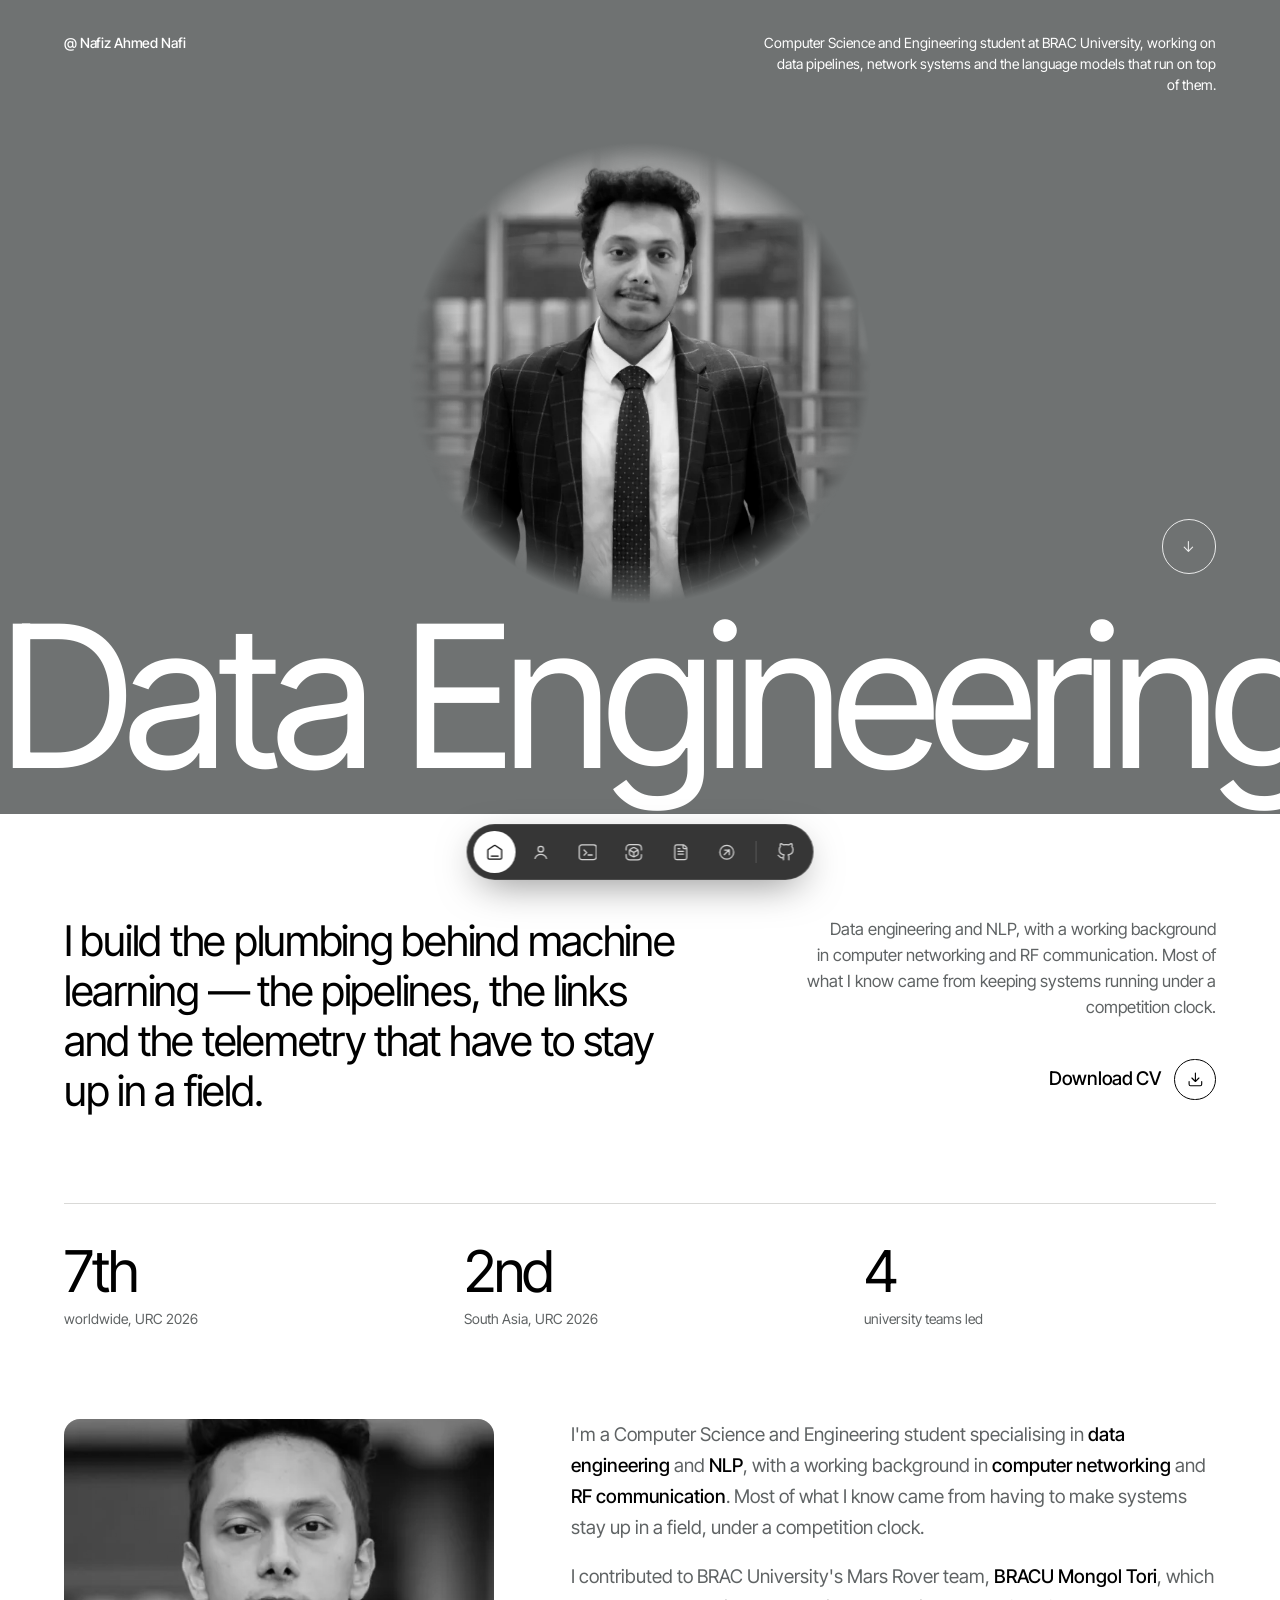
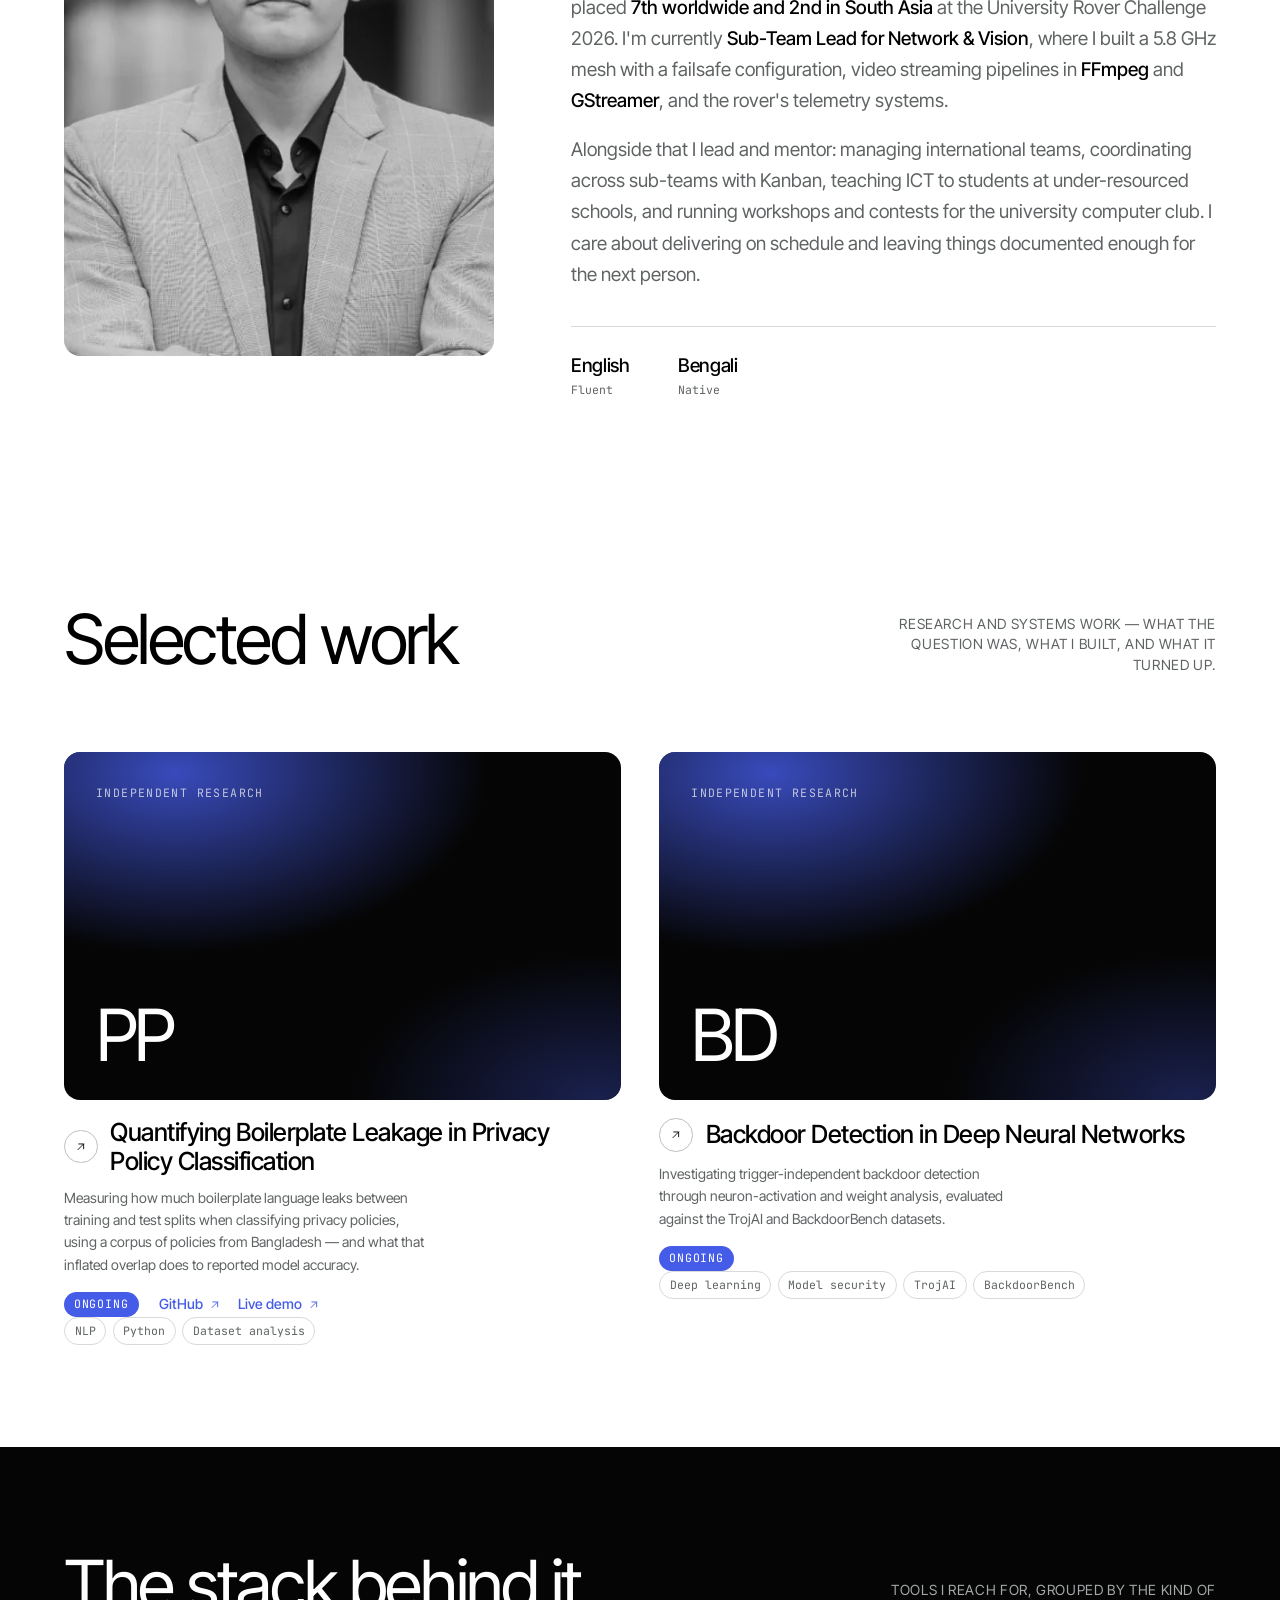
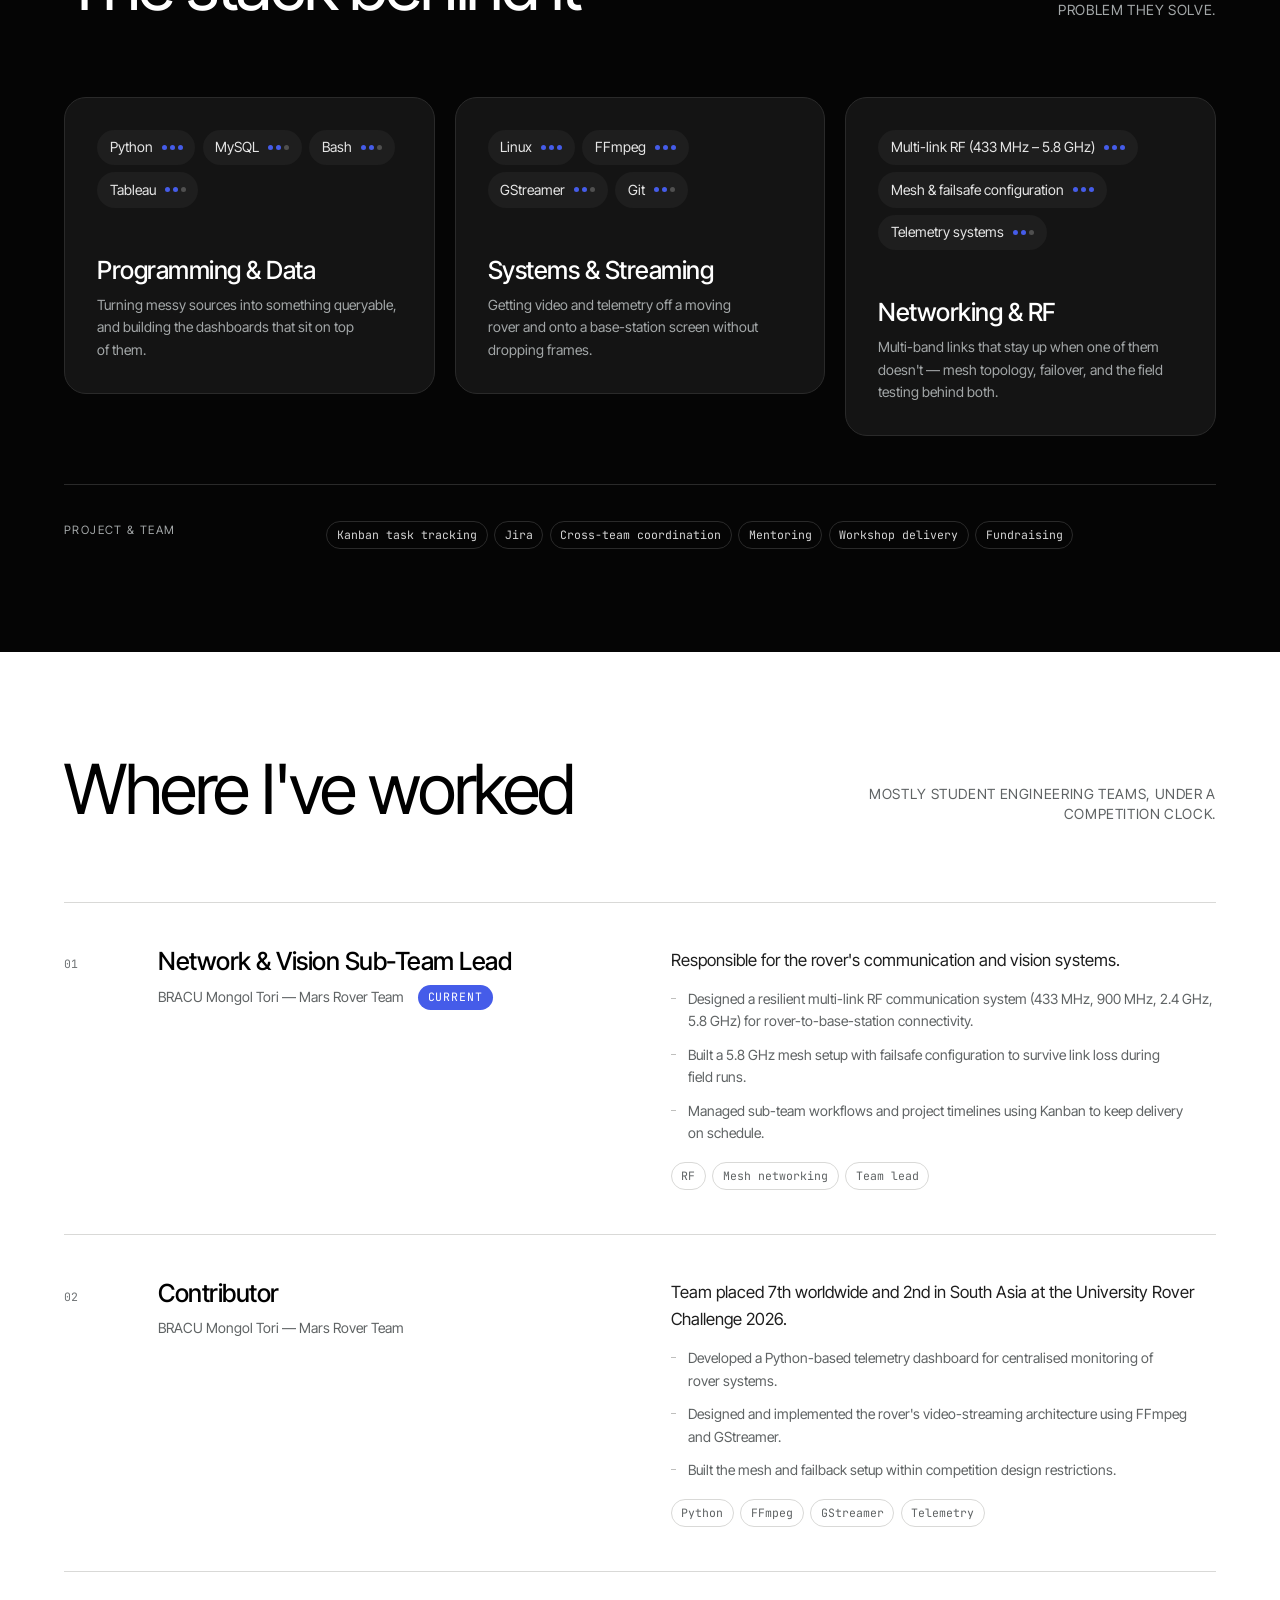
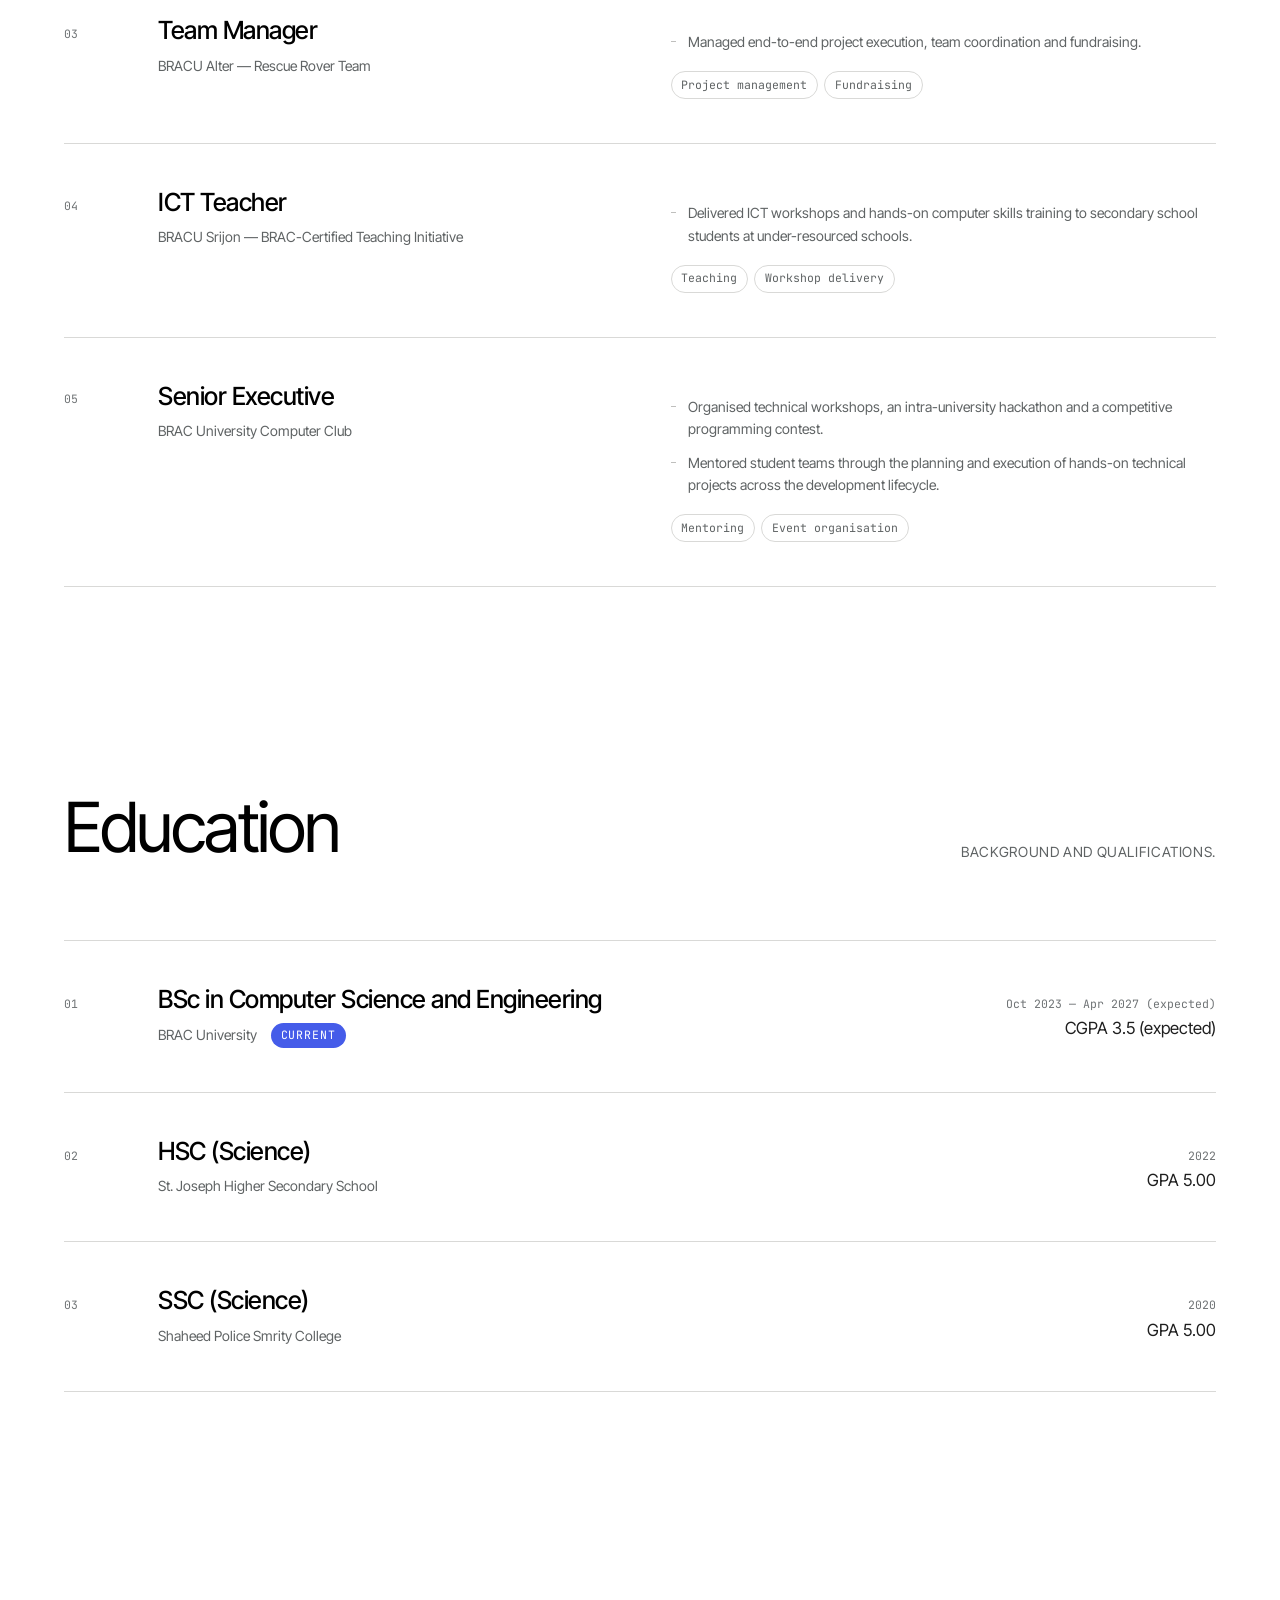
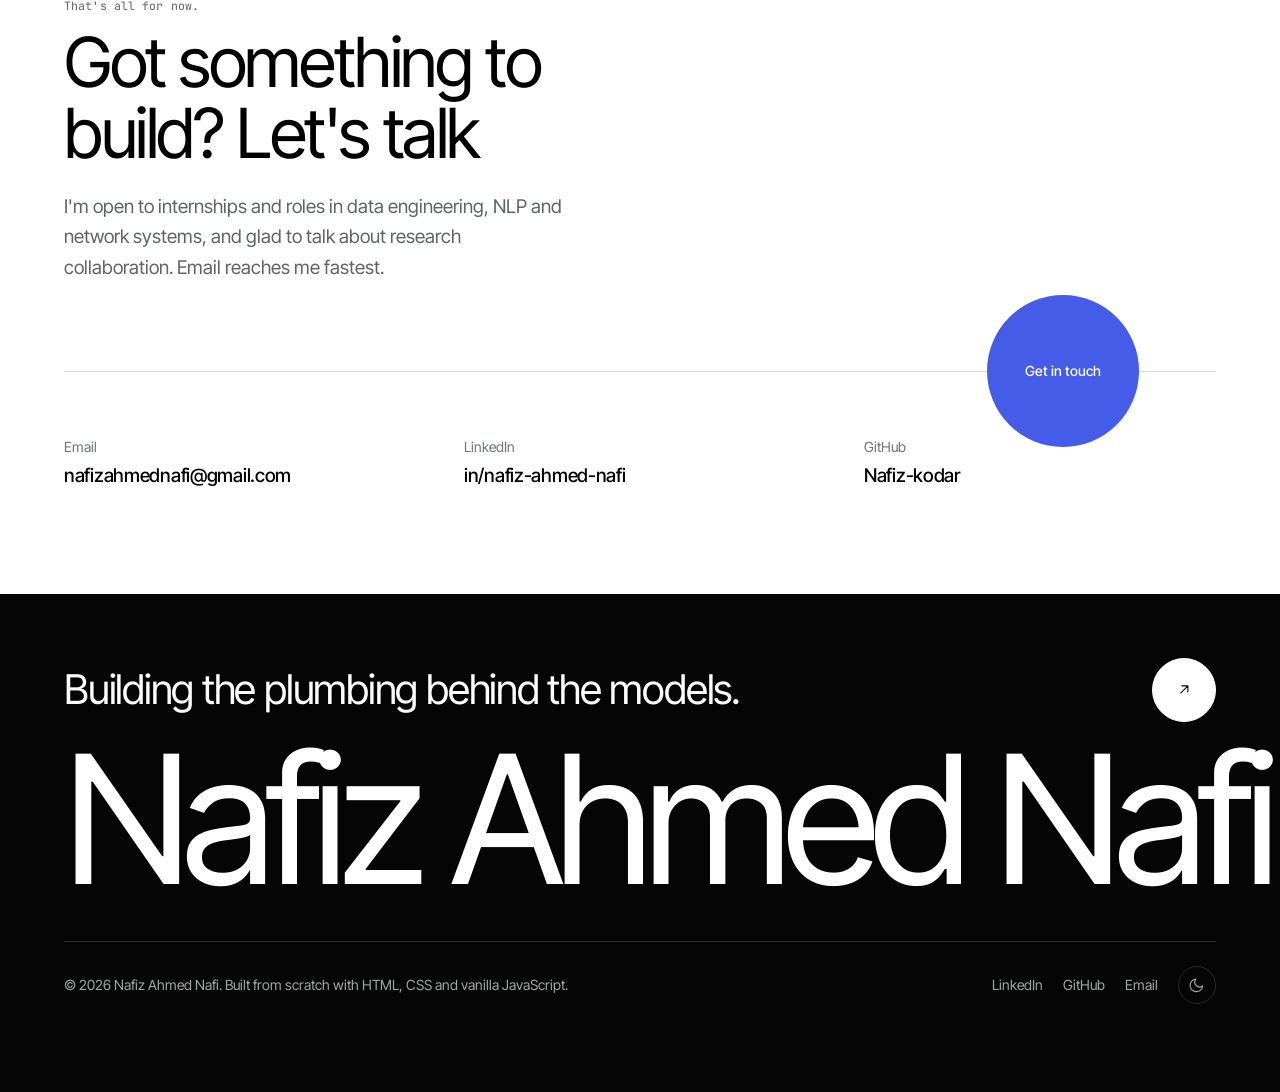
<file: index.html>
<!DOCTYPE html>
<html lang="en">
  <head>
    <meta charset="UTF-8" />
    <meta name="viewport" content="width=device-width, initial-scale=1.0" />

    <!-- ====================================================================
         SEO & LINK PREVIEWS — edit these by hand.
         They live here rather than in data/content.js because Facebook,
         LinkedIn and Slack crawlers do not run JavaScript; they read the
         raw HTML. Keep the description under ~155 characters.
         ==================================================================== -->
    <title>Nafiz Ahmed Nafi — Data Engineering &amp; NLP</title>
    <meta
      name="description"
      content="CSE student at BRAC University working in data engineering and NLP. Network &amp; Vision sub-team lead on BRACU Mongol Tori, 7th worldwide at URC 2026."
    />
    <meta name="author" content="Nafiz Ahmed Nafi" />
    <link rel="canonical" href="https://nafiz-kodar.github.io/portfolio-website-v2/" />

    <meta property="og:type" content="website" />
    <meta property="og:site_name" content="Nafiz Ahmed Nafi" />
    <meta property="og:title" content="Nafiz Ahmed Nafi — Data Engineering &amp; NLP" />
    <meta
      property="og:description"
      content="CSE student at BRAC University working in data engineering and NLP. Network &amp; Vision sub-team lead on BRACU Mongol Tori, 7th worldwide at URC 2026."
    />
    <meta property="og:url" content="https://nafiz-kodar.github.io/portfolio-website-v2/" />
    <meta
      property="og:image"
      content="https://nafiz-kodar.github.io/portfolio-website-v2/assets/img/og-cover.jpg"
    />
    <meta property="og:image:width" content="1200" />
    <meta property="og:image:height" content="630" />
    <meta property="og:image:alt" content="Nafiz Ahmed Nafi — Data Engineering &amp; NLP" />
    <meta name="twitter:card" content="summary_large_image" />
    <meta name="twitter:title" content="Nafiz Ahmed Nafi — Data Engineering &amp; NLP" />
    <meta
      name="twitter:description"
      content="CSE student at BRAC University working in data engineering and NLP."
    />
    <meta
      name="twitter:image"
      content="https://nafiz-kodar.github.io/portfolio-website-v2/assets/img/og-cover.jpg"
    />

    <!-- The hero is the grey field in both themes, so the browser chrome
         matches it rather than the page background. -->
    <meta name="theme-color" content="#6f7272" media="(prefers-color-scheme: light)" />
    <meta name="theme-color" content="#0a0a0a" media="(prefers-color-scheme: dark)" />
    <link rel="icon" href="assets/favicon.svg" type="image/svg+xml" />

    <!-- Fonts: preconnect first so they start downloading during HTML parse.
         Inter Tight is the neo-grotesque the design leans on; JetBrains Mono
         carries the micro-labels. -->
    <link rel="preconnect" href="https://fonts.googleapis.com" />
    <link rel="preconnect" href="https://fonts.gstatic.com" crossorigin />
    <link
      href="https://fonts.googleapis.com/css2?family=Inter+Tight:wght@300;400;500;600&amp;family=JetBrains+Mono:wght@400;500&amp;display=swap"
      rel="stylesheet"
    />
    <link rel="stylesheet" href="css/style.css" />

    <!-- Sets the theme before first paint so a dark-mode visitor never sees
         a white flash. Must stay inline and stay in the head. -->
    <script>
      (function () {
        try {
          var saved = localStorage.getItem("theme");
          if (saved === "dark" || saved === "light") {
            document.documentElement.setAttribute("data-theme", saved);
          }
        } catch (e) {
          /* private mode — fall back to the OS preference */
        }
      })();
    </script>

    <!-- Structured data: helps Google show a richer result for your name -->
    <script type="application/ld+json">
      {
        "@context": "https://schema.org",
        "@type": "Person",
        "name": "Nafiz Ahmed Nafi",
        "jobTitle": "Computer Science and Engineering Student",
        "email": "mailto:nafizahmednafi@gmail.com",
        "url": "https://nafiz-kodar.github.io/portfolio-website-v2/",
        "image": "https://nafiz-kodar.github.io/portfolio-website-v2/assets/img/profile.webp",
        "address": {
          "@type": "PostalAddress",
          "addressLocality": "Dhaka",
          "addressCountry": "BD"
        },
        "alumniOf": {
          "@type": "CollegeOrUniversity",
          "name": "BRAC University"
        },
        "knowsAbout": [
          "Data Engineering",
          "Natural Language Processing",
          "Computer Networking",
          "RF Communication"
        ],
        "sameAs": [
          "https://linkedin.com/in/nafiz-ahmed-nafi",
          "https://github.com/Nafiz-kodar"
        ]
      }
    </script>
  </head>

  <body>
    <a class="skip-link" href="#main">Skip to content</a>

    <!-- Floating dock. Labels are on the buttons for assistive tech; the
         visible tooltip is decorative and hidden from the accessibility
         tree so it is never announced twice. Filled in by main.js. -->
    <nav class="dock" id="dock" aria-label="Section navigation"></nav>

    <main id="main">
      <span id="top"></span>

      <!-- Everything below is rendered from data/content.js by js/main.js.
           Edit the content file, not this markup. -->

      <section class="hero" id="hero" aria-label="Introduction"></section>

      <section class="section" id="about" aria-labelledby="about-title">
        <div class="wrap">
          <div id="about-intro"></div>
          <div id="about-content"></div>
        </div>
      </section>

      <section class="section" id="work" aria-labelledby="work-title">
        <div class="wrap">
          <div class="head reveal">
            <h2 class="head__title" id="work-title">Selected work</h2>
            <p class="head__note">
              Research and systems work — what the question was, what I built,
              and what it turned up.
            </p>
          </div>
          <div id="work-content"></div>
        </div>
      </section>

      <section class="section stack" id="stack" aria-labelledby="stack-title">
        <div class="wrap">
          <div class="head reveal">
            <h2 class="head__title" id="stack-title">The stack behind it</h2>
            <p class="head__note">
              Tools I reach for, grouped by the kind of problem they solve.
            </p>
          </div>
          <div id="stack-content"></div>
        </div>
      </section>

      <section class="section" id="experience" aria-labelledby="experience-title">
        <div class="wrap">
          <div class="head reveal">
            <h2 class="head__title" id="experience-title">Where I've worked</h2>
            <p class="head__note">
              Mostly student engineering teams, under a competition clock.
            </p>
          </div>
          <div id="experience-content"></div>
        </div>
      </section>

      <section class="section" id="education" aria-labelledby="education-title">
        <div class="wrap">
          <div class="head reveal">
            <h2 class="head__title" id="education-title">Education</h2>
            <p class="head__note">Background and qualifications.</p>
          </div>
          <div id="education-content"></div>
        </div>
      </section>

      <section class="section" id="contact" aria-labelledby="contact-title">
        <div class="wrap" id="contact-content"></div>
      </section>
    </main>

    <footer class="footer" id="footer">
      <div class="wrap" id="footer-content"></div>
    </footer>

    <!-- Something readable if JavaScript is off or fails to load -->
    <noscript>
      <div class="wrap" style="padding-block: 3rem">
        <h1>Nafiz Ahmed Nafi</h1>
        <p>Computer Science and Engineering student — Data Engineering &amp; NLP.</p>
        <p>BRAC University, Dhaka, Bangladesh.</p>
        <p>
          <a class="ulink" href="mailto:nafizahmednafi@gmail.com">nafizahmednafi@gmail.com</a>
          &middot;
          <a class="ulink" href="https://linkedin.com/in/nafiz-ahmed-nafi">LinkedIn</a>
          &middot;
          <a class="ulink" href="https://github.com/Nafiz-kodar">GitHub</a>
        </p>
      </div>
    </noscript>

    <script src="data/content.js"></script>
    <script src="js/main.js"></script>
  </body>
</html>
</file>
<file: css/style.css>
/* ==========================================================================
   Nafiz Ahmed Nafi — portfolio
   ---------------------------------------------------------------------------
   Design language, in one line: Swiss-editorial. Oversized neo-grotesque type
   at LIGHT weight, hairline rules instead of boxes, a lot of white space, one
   accent colour, and a single black section for contrast.

   Two rules worth knowing before you edit:
     1. Headlines are never bold. Scale carries the emphasis, not weight.
        --w-display is 400/450. Raising it breaks the whole look.
     2. Structure is drawn with 1px rules and space, not with borders and
        shadows on cards. There is deliberately almost no border-radius
        outside media tiles and the dark cards.

   Contents:
      1. Tokens            6. Statement       11. Contact
      2. Base              7. Work            12. Footer
      3. Layout & rules    8. Stack (dark)    13. Motion
      4. Dock nav          9. Ledger          14. Print
      5. Hero             10. Marquee
   ========================================================================== */

/* 1. TOKENS ---------------------------------------------------------------- */

:root {
  /* Surface & ink. "paper" and "ink" swap wholesale in dark mode; every
     other colour is derived from them so there is only one place to edit. */
  --paper: #ffffff;
  --paper-2: #f2f2f1;
  --paper-3: #e8e8e7;
  --ink: #000000;
  --ink-2: #1e1e1e;
  --ink-3: #5f6364;
  --ink-4: #6f7375;  /* 4.79:1 on paper */
  /* The hero field. The reference board uses #a3a7a8, but white type on it
     is only 2.43:1 — below even the large-text floor. Darkened until white
     clears 4.5:1 at every size (4.85:1), which keeps the reference's
     white-on-grey relationship instead of inverting the type to dark. */
  --field: #6f7272;
  --hairline: #d9d9d7;
  --hairline-2: #bfbfbd;

  /* The one accent. Sampled from the reference board (#455CE9). */
  --accent: #455ce9;
  --accent-hover: #3448d4;
  --accent-ink: #ffffff;
  --accent-soft: rgba(69, 92, 233, 0.1);

  /* The black section keeps its own scale so it reads identically in both
     themes — it is a deliberate constant, not a themed surface. */
  --panel: #050505;
  --panel-2: #141414;
  --panel-3: #1e1e1e;
  --panel-ink: #ffffff;
  --panel-ink-2: #a3a7a8;
  --panel-hairline: #2a2a2a;

  /* Type */
  --font-sans: "Inter Tight", "Inter", ui-sans-serif, system-ui, -apple-system,
    "Helvetica Neue", Arial, sans-serif;
  --font-mono: "JetBrains Mono", ui-monospace, SFMono-Regular, Menlo, monospace;

  --w-display: 400;
  --w-body: 400;
  --w-medium: 500;

  /* Fluid scale. The display sizes are intentionally enormous — that is the
     whole point of the reference design. */
  --fs-marquee: clamp(4rem, 15.5vw, 15rem);
  --fs-wordmark: clamp(3.4rem, 14vw, 13rem);
  --fs-h1: clamp(2.4rem, 7vw, 6rem);
  --fs-h2: clamp(2rem, 5.4vw, 4.4rem);
  --fs-statement: clamp(1.45rem, 3.3vw, 2.85rem);
  --fs-h3: clamp(1.15rem, 1rem + 0.7vw, 1.65rem);
  --fs-lead: clamp(1.02rem, 0.97rem + 0.28vw, 1.18rem);
  --fs-body: clamp(0.97rem, 0.94rem + 0.16vw, 1.05rem);
  --fs-sm: 0.875rem;
  --fs-micro: 0.72rem;

  /* Space & shape */
  --wrap: 1440px;
  --gutter: clamp(1.25rem, 5vw, 5rem);
  --section-y: clamp(4rem, 8vw, 7.5rem);
  --r-tile: 16px;
  --r-card: 22px;
  --r-pill: 999px;

  --ease: cubic-bezier(0.22, 1, 0.36, 1);

  color-scheme: light;
}

/* Dark theme. Paper and ink trade places; the accent holds. */
@media (prefers-color-scheme: dark) {
  :root:not([data-theme="light"]) {
    --paper: #0a0a0a;
    --paper-2: #141414;
    --paper-3: #1c1c1c;
    --ink: #ffffff;
    --ink-2: #ededed;
    --ink-3: #a0a4a5;
    --ink-4: #7e8283;
    --field: #2a2c2d;
    --hairline: #262626;
    --hairline-2: #383838;
    --accent: #7b8dfb;
    --accent-hover: #99a7ff;
    --accent-ink: #05061a;
    --accent-soft: rgba(123, 141, 251, 0.14);
    color-scheme: dark;
  }
}

:root[data-theme="dark"] {
  --paper: #0a0a0a;
  --paper-2: #141414;
  --paper-3: #1c1c1c;
  --ink: #ffffff;
  --ink-2: #ededed;
  --ink-3: #a0a4a5;
  --ink-4: #7e8283;
  --field: #2a2c2d;
  --hairline: #262626;
  --hairline-2: #383838;
  --accent: #7b8dfb;
  --accent-hover: #99a7ff;
  --accent-ink: #05061a;
  --accent-soft: rgba(123, 141, 251, 0.14);
  color-scheme: dark;
}

/* 2. BASE ------------------------------------------------------------------ */

*,
*::before,
*::after {
  box-sizing: border-box;
}

* {
  margin: 0;
}

html {
  scroll-behavior: smooth;
  scroll-padding-top: 2rem;
  -webkit-text-size-adjust: 100%;
}

body {
  background: var(--paper);
  color: var(--ink);
  font-family: var(--font-sans);
  font-size: var(--fs-body);
  font-weight: var(--w-body);
  line-height: 1.6;
  overflow-x: hidden;
  -webkit-font-smoothing: antialiased;
  text-rendering: optimizeLegibility;
  /* Room for the fixed dock so the last line is never trapped under it. */
  padding-bottom: env(safe-area-inset-bottom);
}

img {
  display: block;
  max-width: 100%;
  height: auto;
}

h1,
h2,
h3,
h4 {
  font-weight: var(--w-display);
  line-height: 1.02;
  letter-spacing: -0.035em;
  text-wrap: balance;
}

h3 {
  line-height: 1.15;
  letter-spacing: -0.02em;
}

ul {
  list-style: none;
  padding: 0;
}

a {
  color: inherit;
  text-decoration: none;
}

button {
  font: inherit;
  color: inherit;
}

:focus-visible {
  outline: 2px solid var(--accent);
  outline-offset: 3px;
  border-radius: 2px;
}

::selection {
  background: var(--accent);
  color: var(--accent-ink);
}

.skip-link {
  position: absolute;
  left: 1rem;
  top: -5rem;
  z-index: 999;
  background: var(--ink);
  color: var(--paper);
  padding: 0.7rem 1.1rem;
  font-size: var(--fs-sm);
  font-weight: var(--w-medium);
  transition: top 160ms var(--ease);
}

.skip-link:focus {
  top: 1rem;
}

.visually-hidden {
  position: absolute;
  width: 1px;
  height: 1px;
  overflow: hidden;
  clip-path: inset(50%);
  white-space: nowrap;
}

/* 3. LAYOUT & RULES -------------------------------------------------------- */

.wrap {
  width: 100%;
  max-width: var(--wrap);
  margin-inline: auto;
  padding-inline: var(--gutter);
}

.section {
  padding-block: var(--section-y);
}

/* The hairline is the primary structural device in this design. */
.rule {
  height: 1px;
  background: var(--hairline);
  border: 0;
}

/* Editorial section head: big title left, small tracked meta right. */
.head {
  display: grid;
  grid-template-columns: minmax(0, 1fr) minmax(0, 22rem);
  gap: clamp(1.5rem, 4vw, 4rem);
  align-items: end;
  margin-bottom: clamp(2.5rem, 6vw, 5rem);
}

.head__title {
  font-size: var(--fs-h2);
  max-width: 16ch;
}

.head__note {
  font-size: var(--fs-sm);
  text-transform: uppercase;
  letter-spacing: 0.045em;
  line-height: 1.45;
  color: var(--ink-3);
  text-align: right;
  text-wrap: pretty;
}

@media (max-width: 780px) {
  .head {
    grid-template-columns: 1fr;
    align-items: start;
  }

  .head__note {
    text-align: left;
  }
}

/* Monospace micro-label — "That's all for now." in the reference. */
.micro {
  font-family: var(--font-mono);
  font-size: var(--fs-micro);
  letter-spacing: 0.01em;
  color: var(--ink-3);
}

.caps {
  font-size: var(--fs-micro);
  text-transform: uppercase;
  letter-spacing: 0.12em;
  color: var(--ink-3);
}

/* Circle-arrow affordance, lifted straight from the board. */
.circle {
  display: inline-grid;
  place-items: center;
  width: 2.6rem;
  height: 2.6rem;
  flex: 0 0 auto;
  border: 1px solid currentColor;
  border-radius: 50%;
  color: inherit;
  transition: background 220ms var(--ease), color 220ms var(--ease),
    transform 220ms var(--ease);
}

.circle svg {
  width: 1.05rem;
  height: 1.05rem;
  transition: transform 220ms var(--ease);
}

.link-arrow {
  display: inline-flex;
  align-items: center;
  gap: 0.85rem;
  font-size: var(--fs-lead);
  font-weight: var(--w-medium);
  letter-spacing: -0.015em;
}

.link-arrow:hover .circle {
  background: var(--ink);
  color: var(--paper);
}

.link-arrow:hover .circle svg {
  transform: translate(2px, -2px);
}

/* Text link that underlines on hover only — keeps the pages quiet. */
.ulink {
  text-decoration: underline;
  text-decoration-color: transparent;
  text-underline-offset: 4px;
  transition: text-decoration-color 180ms var(--ease), color 180ms var(--ease);
}

.ulink:hover {
  text-decoration-color: currentColor;
}

/* Tags — small, mono, hairline. No fills. */
.tags {
  display: flex;
  flex-wrap: wrap;
  gap: 0.4rem;
}

.tag {
  font-family: var(--font-mono);
  font-size: var(--fs-micro);
  padding: 0.24rem 0.6rem;
  border: 1px solid var(--hairline);
  border-radius: var(--r-pill);
  color: var(--ink-3);
  white-space: nowrap;
}

.badge {
  font-family: var(--font-mono);
  font-size: var(--fs-micro);
  text-transform: uppercase;
  letter-spacing: 0.08em;
  padding: 0.2rem 0.6rem;
  border-radius: var(--r-pill);
  background: var(--accent);
  color: var(--accent-ink);
  white-space: nowrap;
}

.empty {
  padding: clamp(2rem, 5vw, 3.5rem) 0;
  border-top: 1px solid var(--hairline);
  color: var(--ink-3);
}

.empty h3 {
  color: var(--ink);
  font-size: var(--fs-h3);
  margin-bottom: 0.4rem;
}

/* 4. DOCK NAV -------------------------------------------------------------- */

.dock {
  position: fixed;
  left: 50%;
  bottom: calc(1.25rem + env(safe-area-inset-bottom));
  z-index: 90;
  transform: translateX(-50%);
  display: flex;
  align-items: center;
  gap: 0.3rem;
  padding: 0.4rem;
  border-radius: var(--r-pill);
  background: rgba(10, 10, 10, 0.82);
  backdrop-filter: blur(16px) saturate(160%);
  -webkit-backdrop-filter: blur(16px) saturate(160%);
  border: 1px solid rgba(255, 255, 255, 0.1);
  box-shadow: 0 12px 40px -12px rgba(0, 0, 0, 0.55);
}

.dock__btn {
  position: relative;
  display: grid;
  place-items: center;
  width: 2.6rem;
  height: 2.6rem;
  border: 0;
  border-radius: 50%;
  background: transparent;
  color: #d4d4d4;
  cursor: pointer;
  transition: background 200ms var(--ease), color 200ms var(--ease);
}

.dock__btn svg {
  width: 1.15rem;
  height: 1.15rem;
}

.dock__btn:hover {
  background: rgba(255, 255, 255, 0.12);
  color: #fff;
}

/* Active section — the light pill from the reference dock. */
.dock__btn[aria-current="true"] {
  background: #fff;
  color: #0a0a0a;
}

/* Tooltip. Hidden from AT because the button already carries an aria-label. */
.dock__tip {
  position: absolute;
  bottom: calc(100% + 0.6rem);
  left: 50%;
  transform: translateX(-50%) translateY(4px);
  padding: 0.25rem 0.55rem;
  border-radius: 6px;
  background: #fff;
  color: #0a0a0a;
  font-size: var(--fs-micro);
  font-weight: var(--w-medium);
  white-space: nowrap;
  opacity: 0;
  pointer-events: none;
  transition: opacity 180ms var(--ease), transform 180ms var(--ease);
}

.dock__btn:hover .dock__tip,
.dock__btn:focus-visible .dock__tip {
  opacity: 1;
  transform: translateX(-50%) translateY(0);
}

.dock__sep {
  width: 1px;
  height: 1.4rem;
  margin-inline: 0.2rem;
  background: rgba(255, 255, 255, 0.16);
}

@media (max-width: 420px) {
  .dock {
    gap: 0.1rem;
    padding: 0.3rem;
  }

  .dock__btn {
    width: 2.35rem;
    height: 2.35rem;
  }
}

/* 5. HERO ------------------------------------------------------------------ */

.hero {
  position: relative;
  background: var(--field);
  color: #fff;
  overflow: hidden;
}

.hero__bar {
  position: relative;
  z-index: 2;
  display: grid;
  grid-template-columns: auto minmax(0, 30rem);
  justify-content: space-between;
  gap: 1.5rem;
  align-items: start;
  padding-top: clamp(1.25rem, 2.5vw, 2rem);
}

.hero__brand {
  font-size: var(--fs-sm);
  font-weight: var(--w-medium);
  letter-spacing: -0.01em;
  color: #fff;
}

.hero__intro {
  font-size: var(--fs-sm);
  line-height: 1.5;
  text-align: right;
  color: #ffffff;
  text-wrap: pretty;
}

@media (max-width: 700px) {
  .hero__bar {
    grid-template-columns: 1fr;
  }

  .hero__intro {
    text-align: left;
  }
}

/* The portrait sits in the grey field; the marquee crosses its feet. */
.hero__figure {
  position: relative;
  z-index: 1;
  margin-inline: auto;
  margin-top: clamp(1.5rem, 3vw, 2.5rem);
  width: min(30rem, 72vw);
}

.hero__figure img {
  width: 100%;
  aspect-ratio: 1;
  object-fit: cover;
  /* Two things are happening here, and both are deliberate:

     1. The source portrait is a circular crop sitting on OPAQUE WHITE — it
        has no alpha. Left alone it shows as a white square on the grey
        field. The radial mask clips the white away and feathers what is
        left, so the disc dissolves into the field instead of ending on a
        hard edge. If you ever swap in a true cut-out PNG, this can go.
     2. Grayscale welds the portrait to the grey field so the composition
        reads as one surface, as it does in the reference design. */
  filter: grayscale(1) contrast(1.04);
  -webkit-mask-image: radial-gradient(
    circle at 50% 50%,
    #000 55%,
    rgba(0, 0, 0, 0.5) 63%,
    transparent 68%
  );
  mask-image: radial-gradient(
    circle at 50% 50%,
    #000 55%,
    rgba(0, 0, 0, 0.5) 63%,
    transparent 68%
  );
}

.hero__scroll {
  position: absolute;
  right: var(--gutter);
  bottom: clamp(9rem, 22vw, 15rem);
  z-index: 3;
  color: rgba(255, 255, 255, 0.85);
}

.hero__scroll .circle {
  width: 3.4rem;
  height: 3.4rem;
}

.hero__scroll:hover .circle {
  background: rgba(255, 255, 255, 0.16);
}

@media (max-width: 700px) {
  .hero__scroll {
    display: none;
  }
}

/* 10. MARQUEE (used by the hero and the footer) ---------------------------- */

.marquee {
  position: relative;
  z-index: 2;
  display: flex;
  overflow: hidden;
  user-select: none;
  /* The type is meant to run off both edges — that clipped, oversized line
     is the single most recognisable move in the reference design. */
  margin-top: -0.14em;
}

.marquee__track {
  display: flex;
  flex: 0 0 auto;
  align-items: center;
  gap: 0.35em;
  padding-right: 0.35em;
  animation: marquee 60s linear infinite;
  will-change: transform;
}

.marquee span {
  font-size: var(--fs-marquee);
  font-weight: var(--w-display);
  line-height: 0.86;
  letter-spacing: -0.045em;
  white-space: nowrap;
}

.marquee--hero {
  color: #fff;
  padding-bottom: clamp(1rem, 2.5vw, 2rem);
}

.marquee--hero .marquee__dot {
  color: var(--accent);
}

@keyframes marquee {
  from {
    transform: translate3d(0, 0, 0);
  }
  to {
    transform: translate3d(-50%, 0, 0);
  }
}

/* 6. STATEMENT ------------------------------------------------------------- */

.statement {
  display: grid;
  grid-template-columns: minmax(0, 1.35fr) minmax(0, 1fr);
  gap: clamp(2rem, 6vw, 6rem);
  align-items: start;
}

.statement__lead {
  font-size: var(--fs-statement);
  font-weight: var(--w-display);
  line-height: 1.18;
  letter-spacing: -0.03em;
  text-wrap: pretty;
}

.statement__side {
  display: flex;
  flex-direction: column;
  align-items: flex-end;
  gap: clamp(1.5rem, 3vw, 2.5rem);
  text-align: right;
}

.statement__note {
  color: var(--ink-3);
  line-height: 1.55;
  text-wrap: pretty;
}

@media (max-width: 860px) {
  .statement {
    grid-template-columns: 1fr;
  }

  .statement__side {
    align-items: flex-start;
    text-align: left;
  }
}

/* Facts strip — the URC numbers. Rules, not cards. */
.facts {
  display: grid;
  grid-template-columns: repeat(auto-fit, minmax(11rem, 1fr));
  gap: clamp(1.5rem, 4vw, 3rem);
  margin-top: clamp(3rem, 7vw, 5.5rem);
  padding-top: clamp(1.5rem, 3vw, 2.5rem);
  border-top: 1px solid var(--hairline);
}

.fact__value {
  font-size: clamp(2.2rem, 4.5vw, 3.6rem);
  font-weight: var(--w-display);
  letter-spacing: -0.04em;
  line-height: 1;
}

.fact__label {
  margin-top: 0.5rem;
  font-size: var(--fs-sm);
  color: var(--ink-3);
  text-wrap: pretty;
}

/* About — portrait beside the prose. Always follows the facts strip. */
.about {
  margin-top: clamp(3rem, 7vw, 5.5rem);
  display: grid;
  grid-template-columns: minmax(0, 0.8fr) minmax(0, 1.2fr);
  gap: clamp(2rem, 6vw, 5rem);
  align-items: start;
}

.about__photo {
  border-radius: var(--r-tile);
  overflow: hidden;
  background: var(--paper-2);
}

.about__photo img {
  width: 100%;
  aspect-ratio: 4 / 5;
  object-fit: cover;
  filter: grayscale(1);
  /* about.webp is the same circular crop on OPAQUE WHITE as the hero
     portrait, so a 4:5 frame catches white in the corners — invisible on
     the light theme, obvious on the dark one. The frame's half-diagonal
     is ~1.28x the circle's radius, so anything past that scale keeps the
     corners inside the photograph. Drop this to 1 if the image is ever
     replaced with a full-bleed photo. */
  transform: scale(1.34);
  transition: filter 500ms var(--ease), transform 700ms var(--ease);
}

.about__photo img:hover {
  filter: grayscale(0);
  transform: scale(1.38);
}

.about__body p + p {
  margin-top: 1.1rem;
}

.about__body p {
  color: var(--ink-3);
  font-size: var(--fs-lead);
  line-height: 1.65;
  text-wrap: pretty;
}

.about__body b {
  color: var(--ink);
  font-weight: var(--w-medium);
}

.languages {
  display: flex;
  flex-wrap: wrap;
  gap: clamp(1.5rem, 4vw, 3rem);
  margin-top: 2.25rem;
  padding-top: 1.5rem;
  border-top: 1px solid var(--hairline);
}

.language__name {
  font-size: var(--fs-lead);
  font-weight: var(--w-medium);
  letter-spacing: -0.015em;
}

.language__level {
  font-family: var(--font-mono);
  font-size: var(--fs-micro);
  color: var(--ink-3);
}

@media (max-width: 860px) {
  .about {
    grid-template-columns: 1fr;
  }

  .about__photo {
    max-width: 22rem;
  }
}

/* 7. WORK ------------------------------------------------------------------ */

.work {
  display: grid;
  grid-template-columns: repeat(2, minmax(0, 1fr));
  gap: clamp(2rem, 5vw, 4rem) clamp(1.5rem, 3vw, 2.5rem);
}

.work-card {
  display: block;
  color: inherit;
}

.work-card__media {
  position: relative;
  aspect-ratio: 16 / 10;
  border-radius: var(--r-tile);
  overflow: hidden;
  background: var(--paper-2);
}

.work-card__media img {
  width: 100%;
  height: 100%;
  object-fit: cover;
  transition: transform 700ms var(--ease);
}

.work-card:hover .work-card__media img {
  transform: scale(1.035);
}

/* Typographic fallback tile for projects with no screenshot yet. It has to
   look intentional, not like a missing image — so it gets the accent glow
   and the project's own discipline label set in mono. */
.work-card__tile {
  position: absolute;
  inset: 0;
  display: flex;
  flex-direction: column;
  justify-content: space-between;
  padding: clamp(1.25rem, 3vw, 2rem);
  background: var(--panel);
  color: var(--panel-ink);
  overflow: hidden;
}

.work-card__tile::before {
  content: "";
  position: absolute;
  inset: 0;
  /* Two offset washes rather than one centred glow — a single radial reads
     as a vignette, two reads as light falling across the tile. Keep the
     bright centre INSIDE the box; pushing it outside (a negative inset)
     leaves only the transparent tail visible and the tile looks flat. */
  background: radial-gradient(
      78% 72% at 20% 6%,
      color-mix(in srgb, var(--accent) 80%, transparent),
      transparent 72%
    ),
    radial-gradient(
      62% 60% at 95% 100%,
      color-mix(in srgb, var(--accent) 32%, transparent),
      transparent 70%
    );
  transition: opacity 600ms var(--ease), transform 700ms var(--ease);
}

.work-card:hover .work-card__tile::before {
  transform: scale(1.08);
}

.work-card__tile > * {
  position: relative;
}

.work-card__tile-kind {
  font-family: var(--font-mono);
  font-size: var(--fs-micro);
  text-transform: uppercase;
  letter-spacing: 0.12em;
  color: rgba(255, 255, 255, 0.7);
}

.work-card__tile-mark {
  font-size: clamp(2.5rem, 6vw, 4.5rem);
  font-weight: var(--w-display);
  letter-spacing: -0.05em;
  line-height: 0.9;
}

.work-card__head {
  display: flex;
  align-items: center;
  gap: 0.8rem;
  margin-top: 1.15rem;
}

.work-card__head .circle {
  width: 2.1rem;
  height: 2.1rem;
  border-color: var(--hairline-2);
  color: var(--ink);
}

.work-card__head .circle svg {
  width: 0.85rem;
  height: 0.85rem;
}

.work-card:hover .work-card__head .circle {
  background: var(--ink);
  color: var(--paper);
  border-color: var(--ink);
}

.work-card:hover .work-card__head .circle svg {
  transform: translate(2px, -2px);
}

.work-card__title {
  font-size: var(--fs-h3);
  font-weight: var(--w-medium);
  letter-spacing: -0.02em;
  text-wrap: pretty;
}

.work-card__blurb {
  margin-top: 0.7rem;
  color: var(--ink-3);
  font-size: var(--fs-sm);
  line-height: 1.6;
  max-width: 46ch;
  text-wrap: pretty;
}

.work-card__foot {
  display: flex;
  flex-wrap: wrap;
  align-items: center;
  gap: 0.5rem 1.25rem;
  margin-top: 1rem;
}

.work-card__links {
  display: flex;
  flex-wrap: wrap;
  gap: 1rem;
}

.work-card__link {
  display: inline-flex;
  align-items: center;
  gap: 0.35rem;
  font-size: var(--fs-sm);
  font-weight: var(--w-medium);
  color: var(--accent);
}

.work-card__link svg {
  width: 0.85rem;
  height: 0.85rem;
  transition: transform 200ms var(--ease);
}

.work-card__link:hover svg {
  transform: translate(2px, -2px);
}

@media (max-width: 780px) {
  .work {
    grid-template-columns: 1fr;
  }
}

/* 8. STACK — the one black section ---------------------------------------- */

.stack {
  background: var(--panel);
  color: var(--panel-ink);
}

.stack .head__title {
  color: var(--panel-ink);
}

.stack .head__note {
  color: var(--panel-ink-2);
}

.stack__grid {
  display: grid;
  grid-template-columns: repeat(auto-fit, minmax(17rem, 1fr));
  gap: clamp(0.9rem, 1.6vw, 1.25rem);
  align-items: start;
}

.stack-card {
  padding: clamp(1.4rem, 2.6vw, 2rem);
  border-radius: var(--r-card);
  background: var(--panel-2);
  border: 1px solid var(--panel-hairline);
  transition: border-color 300ms var(--ease), transform 300ms var(--ease);
}

.stack-card:hover {
  border-color: #3a3a3a;
  transform: translateY(-3px);
}

.stack-card__chips {
  display: flex;
  flex-wrap: wrap;
  gap: 0.45rem;
  margin-bottom: clamp(1.75rem, 4vw, 3rem);
}

.chip {
  display: inline-flex;
  align-items: center;
  padding: 0.4rem 0.8rem;
  border-radius: var(--r-pill);
  background: var(--panel-3);
  color: #e6e6e6;
  font-size: var(--fs-sm);
  white-space: nowrap;
}

/* Proficiency without a progress bar: a filled dot per level. Bars looked
   like a dashboard; dots stay quiet and still carry the information. */
.chip__dots {
  display: inline-flex;
  gap: 3px;
  margin-left: 0.55rem;
}

.chip__dot {
  width: 5px;
  height: 5px;
  border-radius: 50%;
  background: rgba(255, 255, 255, 0.22);
}

.chip__dot[data-on="true"] {
  background: var(--accent);
}

.stack-card__title {
  font-size: var(--fs-h3);
  font-weight: var(--w-medium);
  letter-spacing: -0.02em;
  color: var(--panel-ink);
}

.stack-card__note {
  margin-top: 0.6rem;
  color: var(--panel-ink-2);
  font-size: var(--fs-sm);
  line-height: 1.6;
  text-wrap: pretty;
}

.stack__soft {
  margin-top: clamp(2rem, 4vw, 3rem);
  padding-top: clamp(1.5rem, 3vw, 2.25rem);
  border-top: 1px solid var(--panel-hairline);
  display: grid;
  grid-template-columns: minmax(0, 14rem) minmax(0, 1fr);
  gap: clamp(1rem, 3vw, 2.5rem);
  align-items: start;
}

.stack__soft .caps {
  color: var(--panel-ink-2);
}

.stack__soft .tag {
  border-color: var(--panel-hairline);
  color: #d4d4d4;
}

@media (max-width: 700px) {
  .stack__soft {
    grid-template-columns: 1fr;
  }
}

/* 9. LEDGER — experience & education -------------------------------------- */

.ledger {
  border-top: 1px solid var(--hairline);
}

.ledger__row {
  display: grid;
  grid-template-columns: 3.5rem minmax(0, 1fr) minmax(0, 1.15fr);
  gap: clamp(1rem, 3vw, 3rem);
  padding-block: clamp(1.75rem, 3.5vw, 2.75rem);
  border-bottom: 1px solid var(--hairline);
}

.ledger__index {
  font-family: var(--font-mono);
  font-size: var(--fs-micro);
  color: var(--ink-4);
  padding-top: 0.55rem;
}

.ledger__role {
  font-size: var(--fs-h3);
  font-weight: var(--w-medium);
  letter-spacing: -0.02em;
  text-wrap: pretty;
}

.ledger__meta {
  display: flex;
  flex-wrap: wrap;
  align-items: center;
  gap: 0.5rem 0.85rem;
  margin-top: 0.6rem;
}

.ledger__org {
  color: var(--ink-3);
  font-size: var(--fs-sm);
}

.ledger__period {
  font-family: var(--font-mono);
  font-size: var(--fs-micro);
  color: var(--ink-4);
}

.ledger__summary {
  color: var(--ink-2);
  text-wrap: pretty;
}

.ledger__points {
  display: grid;
  gap: 0.7rem;
  margin-top: 0.9rem;
}

.ledger__points li {
  position: relative;
  padding-left: 1.1rem;
  color: var(--ink-3);
  font-size: var(--fs-sm);
  line-height: 1.6;
  text-wrap: pretty;
}

.ledger__points li::before {
  content: "";
  position: absolute;
  left: 0;
  top: 0.72em;
  width: 5px;
  height: 1px;
  background: var(--hairline-2);
}

.ledger__body > .tags {
  margin-top: 1.1rem;
}

@media (max-width: 860px) {
  .ledger__row {
    grid-template-columns: 2.25rem minmax(0, 1fr);
  }

  .ledger__body {
    grid-column: 2;
  }

  .ledger__head {
    margin-bottom: 0.9rem;
  }
}

/* Education reads tighter — no long bullet lists. */
.ledger--edu .ledger__row {
  grid-template-columns: 3.5rem minmax(0, 1.2fr) minmax(0, 1fr);
  align-items: baseline;
}

.ledger--edu .ledger__body {
  text-align: right;
}

@media (max-width: 860px) {
  .ledger--edu .ledger__row {
    grid-template-columns: 2.25rem minmax(0, 1fr);
  }

  .ledger--edu .ledger__body {
    text-align: left;
    margin-top: 0.5rem;
  }
}

/* 11. CONTACT -------------------------------------------------------------- */

.contact__lead {
  font-size: var(--fs-h2);
  max-width: 14ch;
  margin-top: 0.75rem;
}

.contact__blurb {
  margin-top: 1.5rem;
  max-width: 46ch;
  color: var(--ink-3);
  font-size: var(--fs-lead);
  text-wrap: pretty;
}

/* The blue disc straddling a hairline — the reference's signature CTA. */
.contact__rule {
  position: relative;
  margin-top: clamp(3rem, 7vw, 5.5rem);
  height: 1px;
  background: var(--hairline);
}

.disc {
  position: absolute;
  right: clamp(0rem, 6vw, 6rem);
  top: 50%;
  transform: translateY(-50%);
  display: grid;
  place-items: center;
  width: clamp(7rem, 13vw, 9.5rem);
  height: clamp(7rem, 13vw, 9.5rem);
  border-radius: 50%;
  background: var(--accent);
  color: var(--accent-ink);
  font-size: var(--fs-sm);
  font-weight: var(--w-medium);
  text-align: center;
  transition: transform 320ms var(--ease), background 320ms var(--ease);
}

.disc:hover {
  background: var(--accent-hover);
  transform: translateY(-50%) scale(1.06);
}

@media (max-width: 640px) {
  .disc {
    position: static;
    transform: none;
    margin: 2.5rem 0 0 auto;
  }

  .disc:hover {
    transform: scale(1.04);
  }

  .contact__rule {
    background: transparent;
    border-top: 1px solid var(--hairline);
    height: auto;
  }
}

.channels {
  display: grid;
  grid-template-columns: repeat(auto-fit, minmax(13rem, 1fr));
  gap: clamp(1.5rem, 4vw, 3rem);
  margin-top: clamp(2.5rem, 5vw, 4rem);
}

.channel__label {
  font-size: var(--fs-sm);
  color: var(--ink-4);
  margin-bottom: 0.2rem;
}

.channel__value {
  font-size: var(--fs-lead);
  font-weight: var(--w-medium);
  letter-spacing: -0.015em;
  word-break: break-word;
}

/* 12. FOOTER --------------------------------------------------------------- */

.footer {
  background: var(--panel);
  color: var(--panel-ink);
  overflow: hidden;
  padding-top: clamp(2.5rem, 5vw, 4rem);
  /* Clears the fixed dock. */
  padding-bottom: calc(5.5rem + env(safe-area-inset-bottom));
}

.footer__top {
  display: flex;
  align-items: center;
  justify-content: space-between;
  gap: 1.5rem;
}

.footer__tagline {
  font-size: clamp(1.35rem, 3.2vw, 2.6rem);
  font-weight: var(--w-display);
  letter-spacing: -0.03em;
  line-height: 1.1;
  text-wrap: balance;
}

.footer__top .circle {
  width: clamp(3rem, 5vw, 4.25rem);
  height: clamp(3rem, 5vw, 4.25rem);
  border-color: #fff;
  background: #fff;
  color: var(--panel);
}

.footer__top a:hover .circle {
  transform: translateY(-3px);
}

.footer__wordmark {
  margin-top: clamp(1rem, 2vw, 1.5rem);
  font-size: var(--fs-wordmark);
  font-weight: var(--w-display);
  line-height: 0.82;
  letter-spacing: -0.05em;
  white-space: nowrap;
  /* Deliberately allowed to run past the right edge, as in the reference. */
  margin-inline: calc(var(--gutter) * -1);
  padding-inline: var(--gutter);
  overflow: hidden;
}

.footer__meta {
  display: flex;
  flex-wrap: wrap;
  align-items: center;
  justify-content: space-between;
  gap: 1rem;
  margin-top: clamp(2rem, 4vw, 3rem);
  padding-top: 1.5rem;
  border-top: 1px solid var(--panel-hairline);
}

.footer__note {
  font-size: var(--fs-sm);
  color: var(--panel-ink-2);
  text-wrap: pretty;
}

.footer__links {
  display: flex;
  gap: 1.25rem;
}

.footer__links a {
  font-size: var(--fs-sm);
  color: var(--panel-ink-2);
  transition: color 180ms var(--ease);
}

.footer__links a:hover {
  color: #fff;
}

/* Theme toggle lives in the footer meta row so the dock stays purely
   navigational. */
.theme-toggle {
  display: inline-grid;
  place-items: center;
  width: 2.4rem;
  height: 2.4rem;
  border: 1px solid var(--panel-hairline);
  border-radius: 50%;
  background: transparent;
  color: var(--panel-ink-2);
  cursor: pointer;
  transition: color 180ms var(--ease), border-color 180ms var(--ease);
}

.theme-toggle:hover {
  color: #fff;
  border-color: #4a4a4a;
}

.theme-toggle svg {
  width: 1.05rem;
  height: 1.05rem;
}

:root[data-theme="dark"] .theme-toggle__sun,
.theme-toggle__moon {
  display: block;
}

:root[data-theme="dark"] .theme-toggle__moon,
.theme-toggle__sun {
  display: none;
}

@media (prefers-color-scheme: dark) {
  :root:not([data-theme="light"]) .theme-toggle__sun {
    display: block;
  }

  :root:not([data-theme="light"]) .theme-toggle__moon {
    display: none;
  }
}

/* 13. MOTION --------------------------------------------------------------- */

.reveal {
  opacity: 0;
  transform: translateY(18px);
  transition: opacity 700ms var(--ease), transform 700ms var(--ease);
}

.reveal.is-visible {
  opacity: 1;
  transform: none;
}

@media (prefers-reduced-motion: reduce) {
  html {
    scroll-behavior: auto;
  }

  *,
  *::before,
  *::after {
    animation-duration: 0.01ms !important;
    animation-iteration-count: 1 !important;
    transition-duration: 0.01ms !important;
  }

  .reveal {
    opacity: 1;
    transform: none;
  }

  /* A permanently scrolling headline is exactly what this media query is
     for. Park the track and let the first copy sit still. */
  .marquee__track {
    animation: none;
  }
}

/* 14. PRINT ---------------------------------------------------------------- */

@media print {
  .dock,
  .hero__scroll,
  .theme-toggle,
  .disc,
  .footer__wordmark {
    display: none !important;
  }

  .reveal {
    opacity: 1 !important;
    transform: none !important;
  }

  body,
  .hero,
  .stack,
  .footer {
    background: #fff !important;
    color: #000 !important;
  }

  .marquee__track {
    animation: none !important;
  }

  .section {
    padding-block: 1.5rem;
    page-break-inside: avoid;
  }
}
</file>
